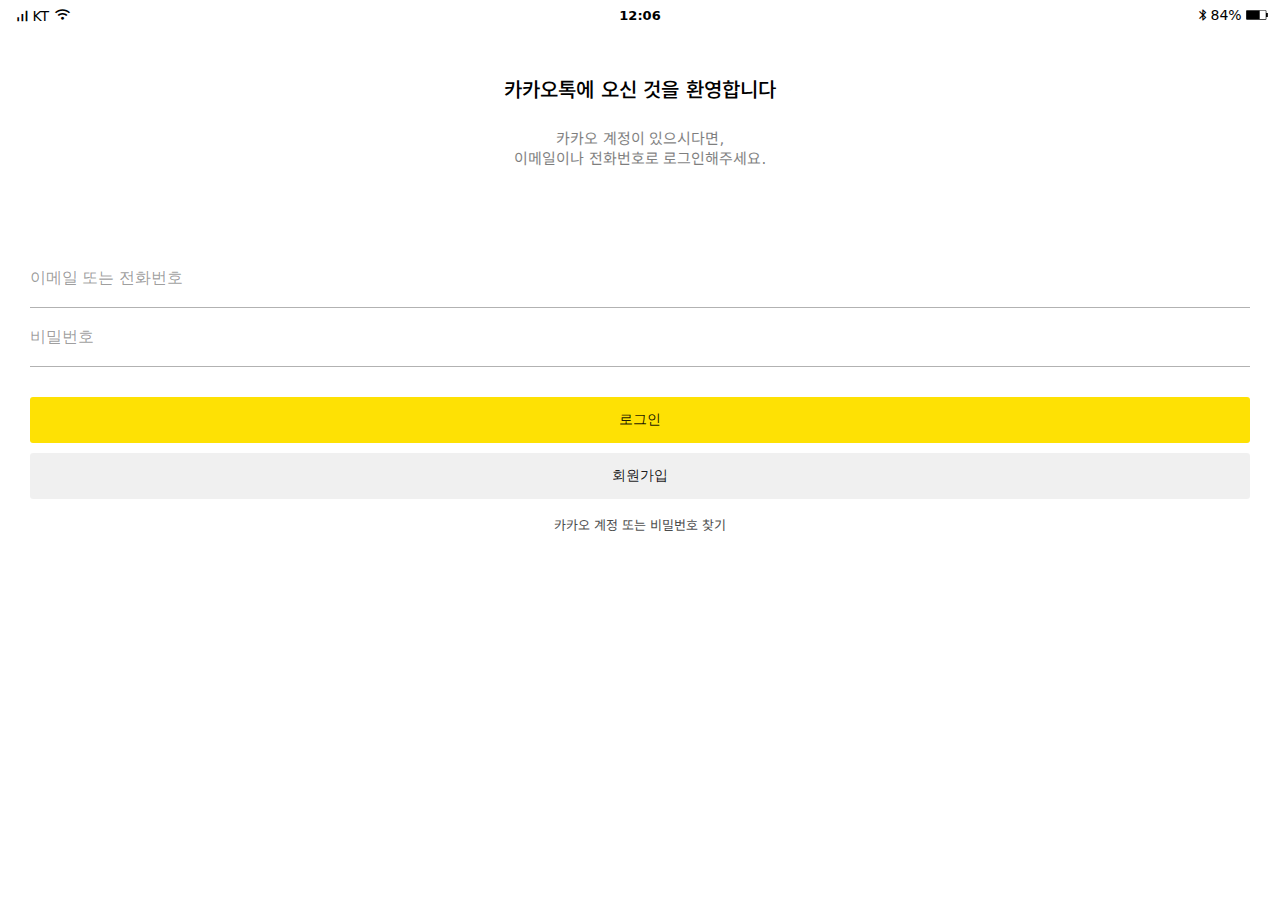
<file: index.html>
<!DOCTYPE html>
<html lang="ko">
  <head>
    <link rel="stylesheet" href="css/styles.css" />
    <meta charset="UTF-8" />
    <meta http-equiv="X-UA-Compatible" content="IE=edge" />
    <meta name="viewport" content="width=device-width, initial-scale=1.0" />
    <title>카카오톡에 오신 것을 환영합니다</title>
    <link rel="preconnect" href="https://fonts.googleapis.com" />
    <link rel="preconnect" href="https://fonts.gstatic.com" crossorigin />
    <link
      href="https://fonts.googleapis.com/css2?family=Noto+Sans+KR:wght@300;400;500;700&display=swap"
      rel="stylesheet"
    />
    <link rel="preconnect" href="https://fonts.googleapis.com" />
    <link rel="preconnect" href="https://fonts.gstatic.com" crossorigin />
    <link
      href="https://fonts.googleapis.com/css2?family=Nanum+Gothic:wght@400;700;800&display=swap"
      rel="stylesheet"
    />
    <link
      rel="stylesheet"
      href="https://fonts.googleapis.com/css2?family=Material+Symbols+Outlined:opsz,wght,FILL,GRAD@20..48,100..700,0..1,-50..200"
    />
  </head>
  <body>
    <div class="status-bar">
      <div class="status-bar__column">
        <span class="material-symbols-outlined"> signal_cellular_alt </span>
        <span>KT</span>
        <span class="material-symbols-outlined"> wifi </span>
      </div>
      <div class="status-bar__column">
        <span>12:06</span>
      </div>
      <div class="status-bar__column">
        <span class="material-symbols-outlined"> bluetooth </span>
        <span>84%</span>
        <span class="material-symbols-outlined"> battery_horiz_075 </span>
      </div>
    </div>

    <header class="welcome-header">
      <h1 class="welcome-header__title">카카오톡에 오신 것을 환영합니다</h1>
      <p class="welcome-header__text">
        카카오 계정이 있으시다면,<br />이메일이나 전화번호로 로그인해주세요.
      </p>
    </header>

    <form
      class="login-form"
      action="./friends_withSplashScreen.html"
      method="get"
    >
      <input
        class="login-form__input"
        type="text"
        required
        placeholder="이메일 또는 전화번호"
      />
      <input
        class="login-form__input"
        type="password"
        required
        placeholder="비밀번호"
      />
      <input class="login-form__btn" type="submit" value="로그인" />
    </form>
    <form
      class="signup-form"
      action="https://accounts.kakao.com/weblogin/create_account/#selectVerifyMethod"
    >
      <input class="login-form__btn" type="submit" value="회원가입" />
      <a
        class="login-form__link"
        href="https://accounts.kakao.com/weblogin/find_account_guide?app_type=web&continue=https%3A%2F%2Faccounts.kakao.com%2Fweblogin%2Faccount%2Finfo&lang=ko"
        >카카오 계정 또는 비밀번호 찾기</a
      >
    </form>
  </body>
</html>
</file>
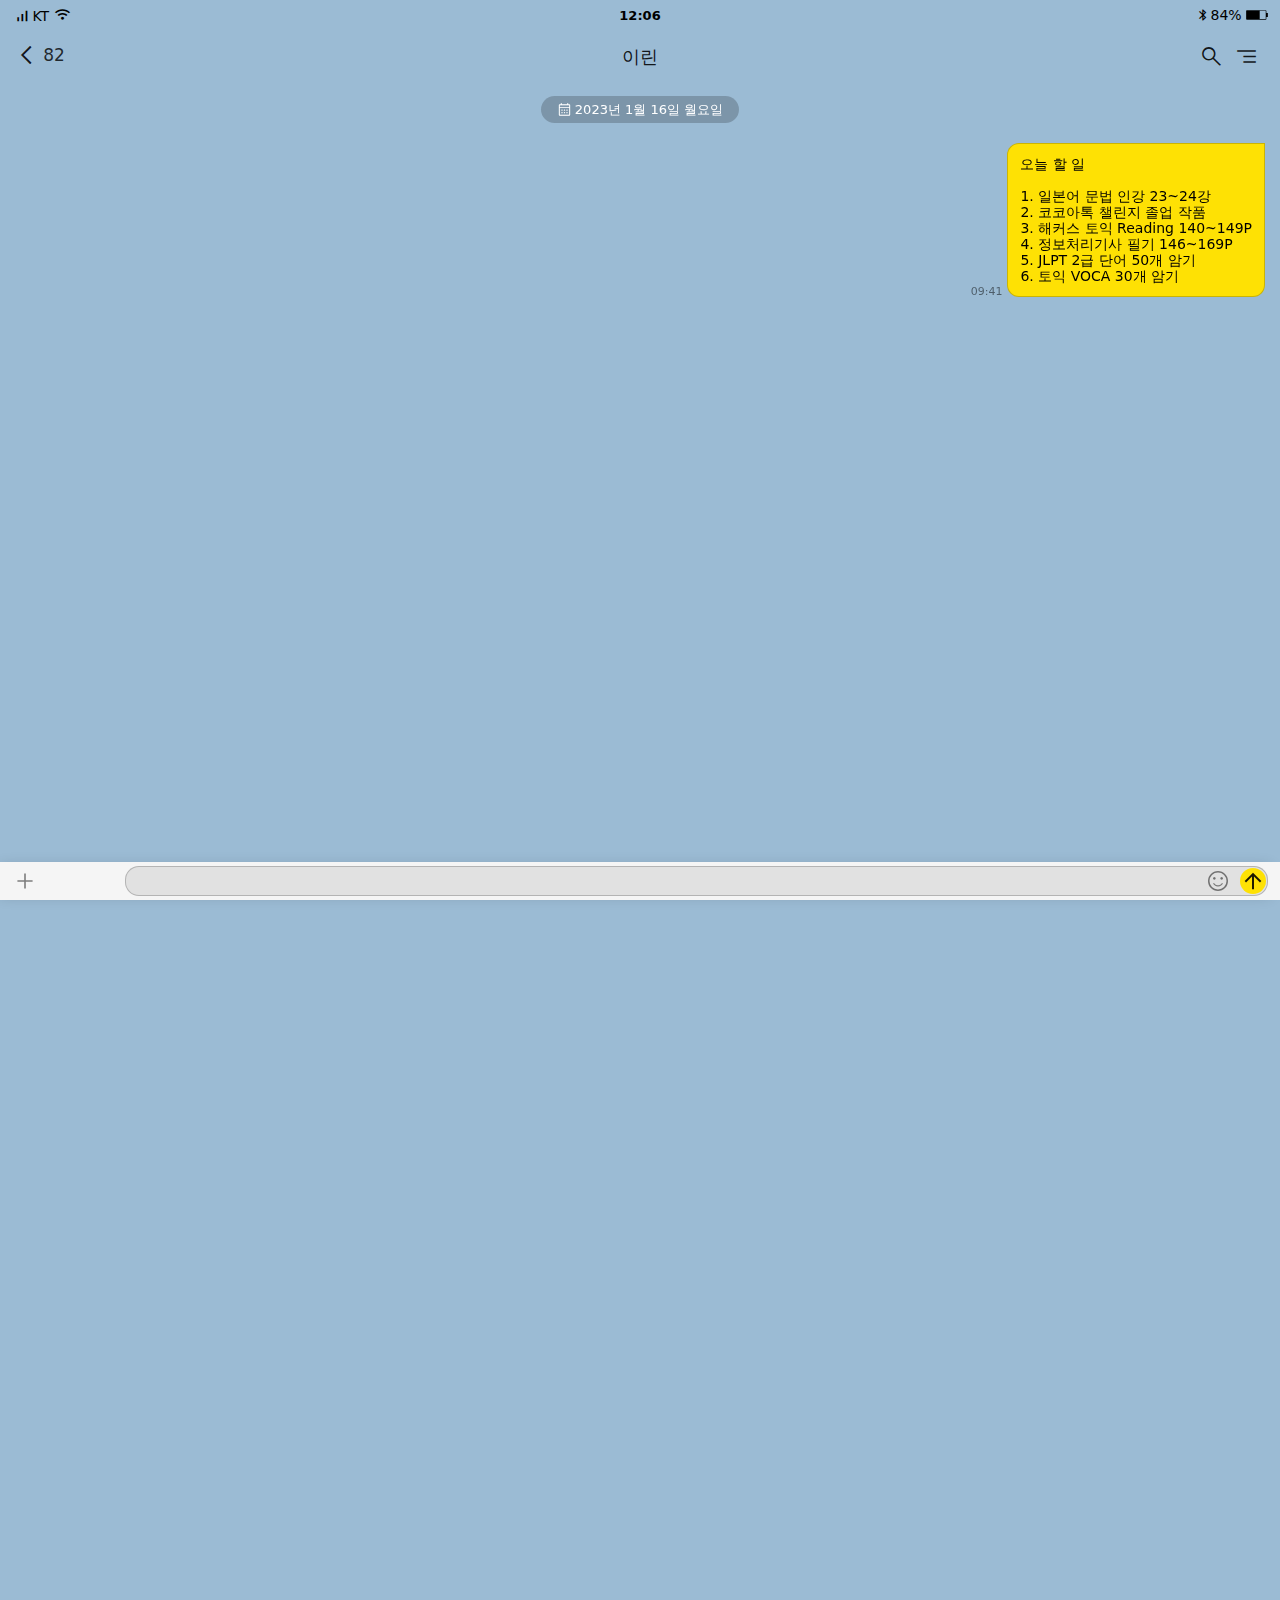
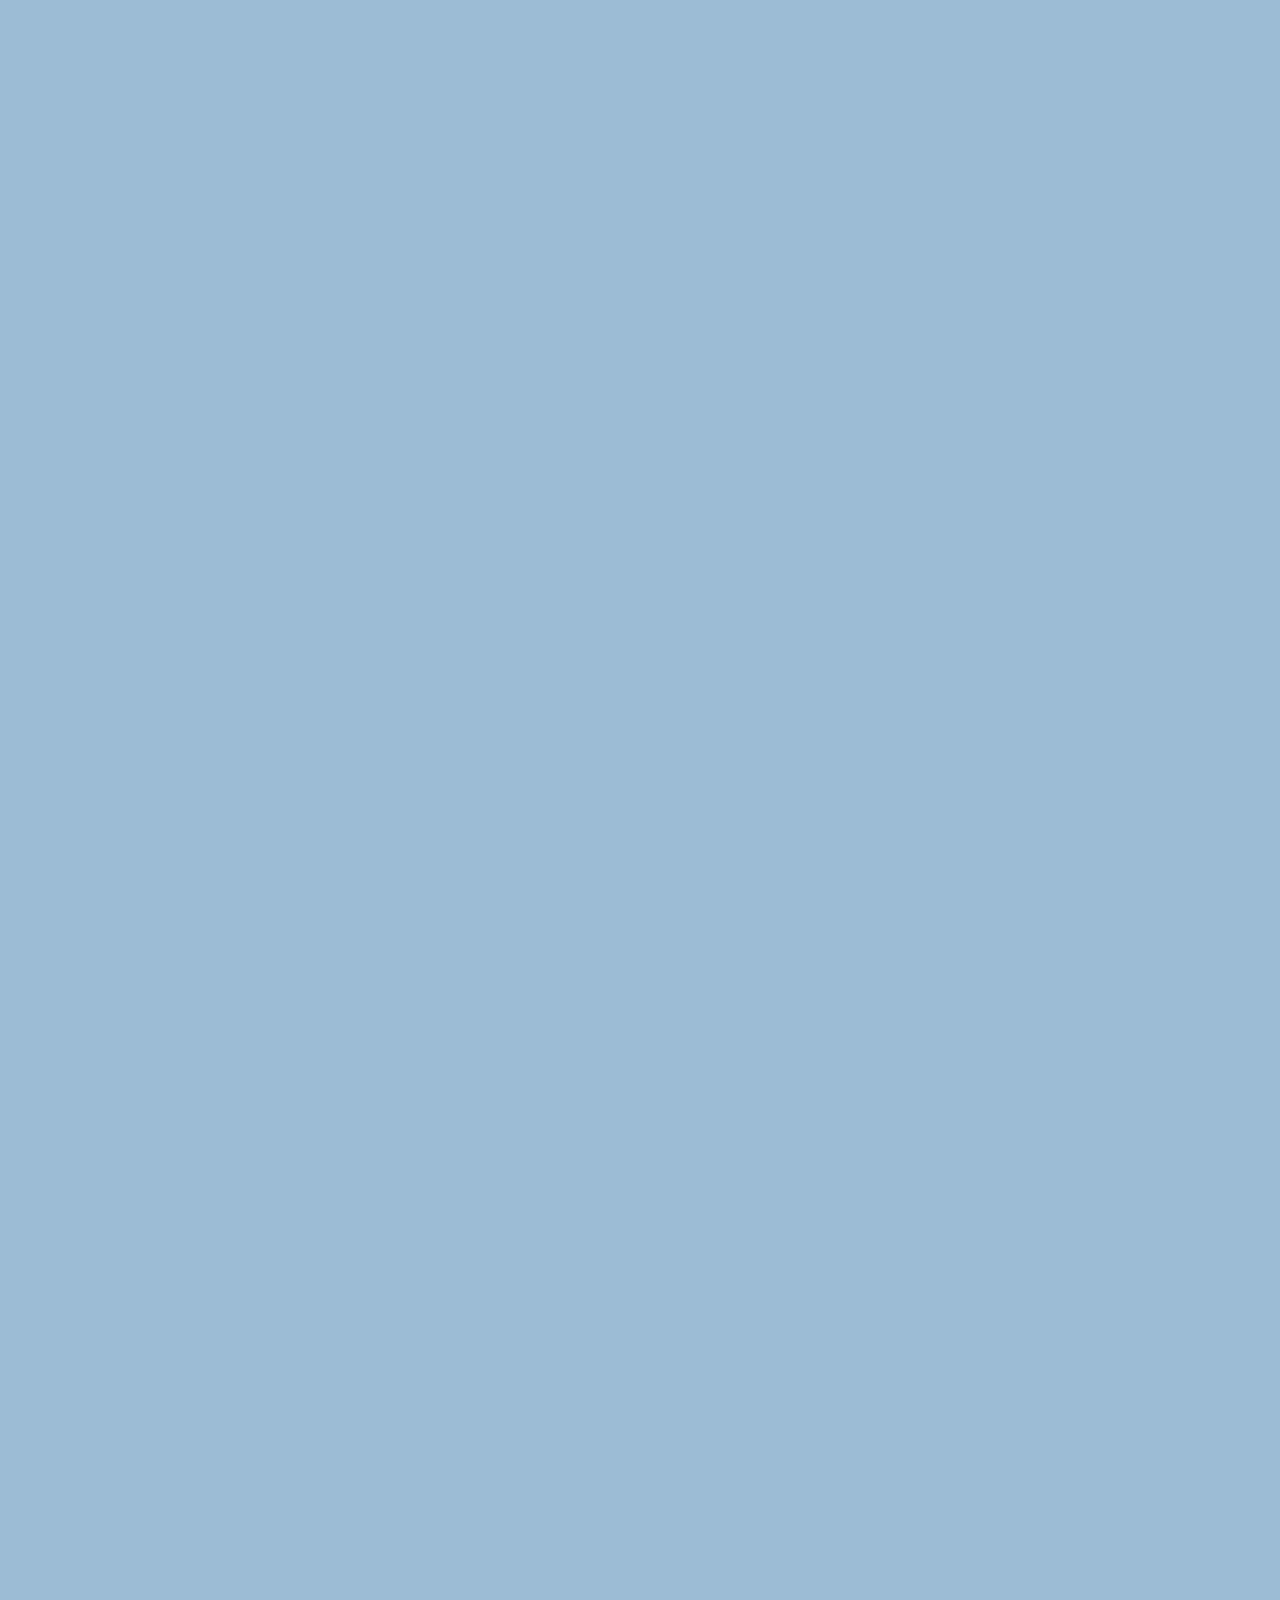
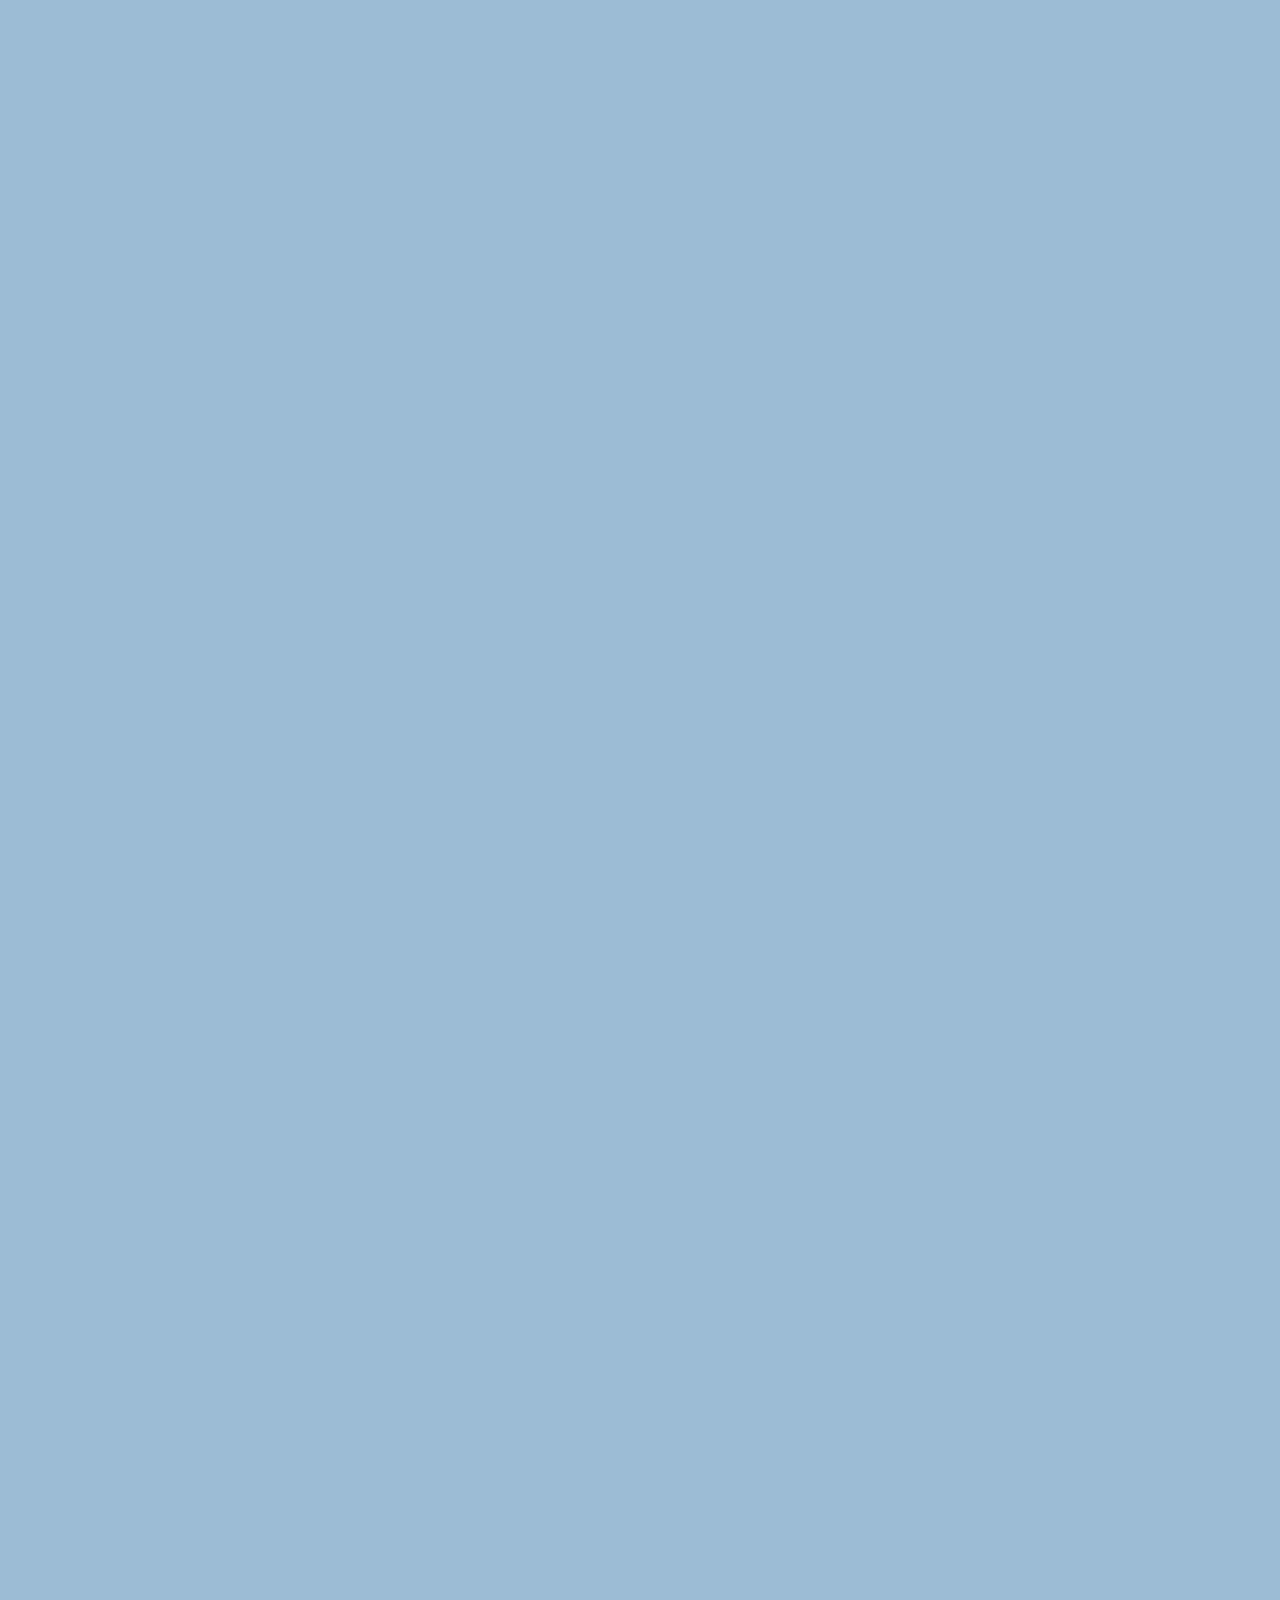
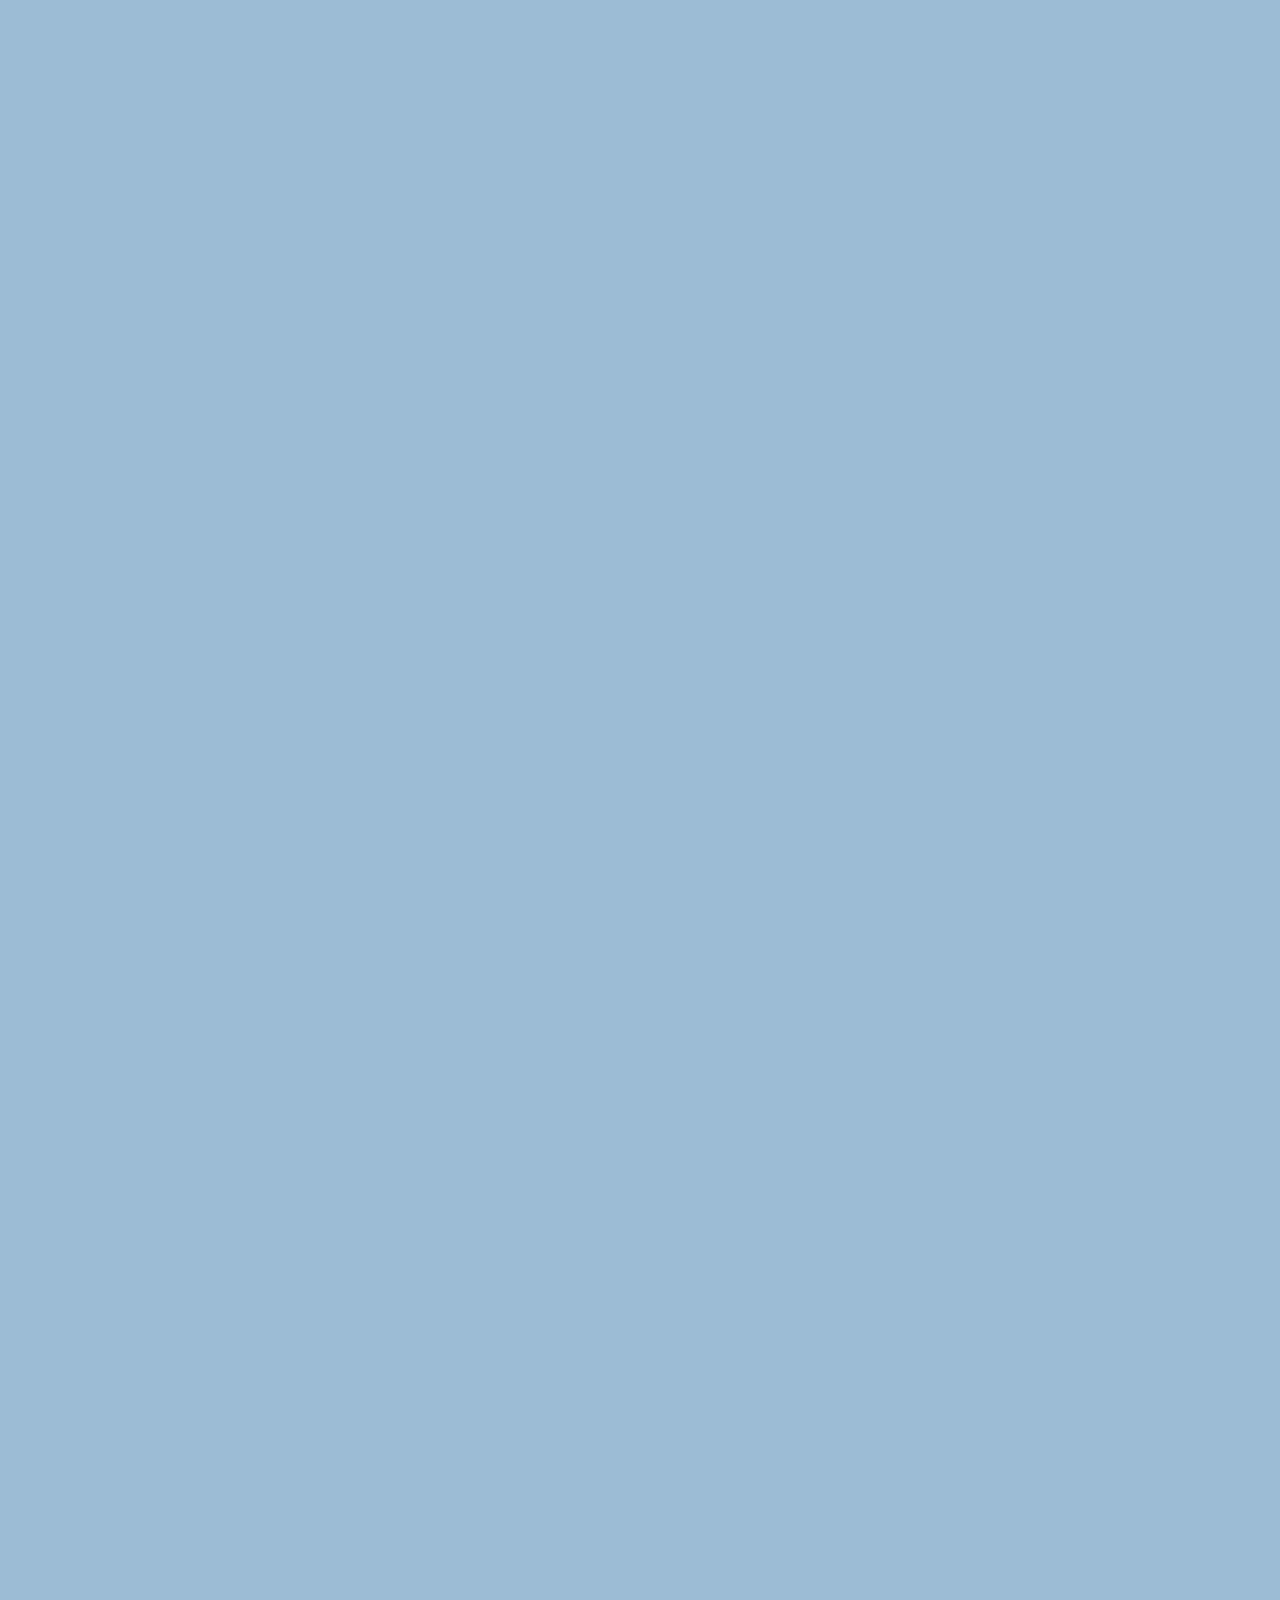
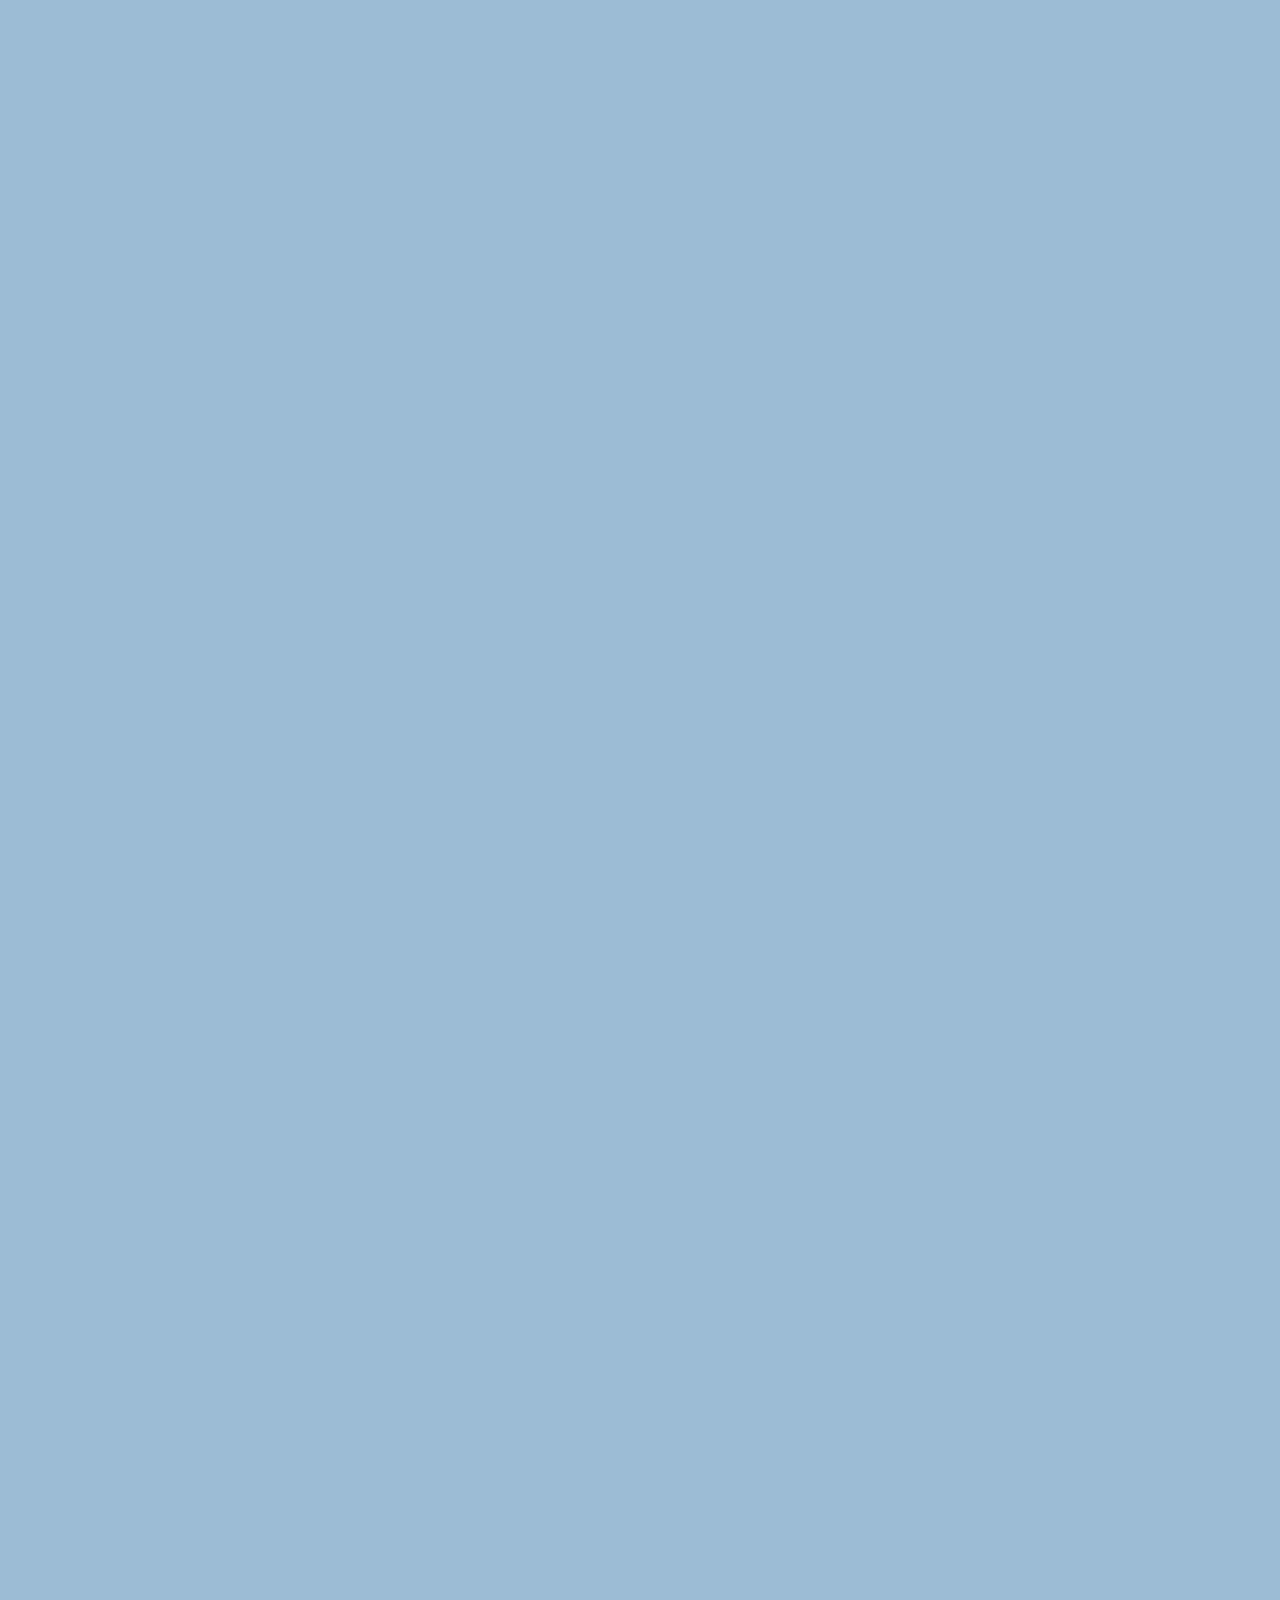
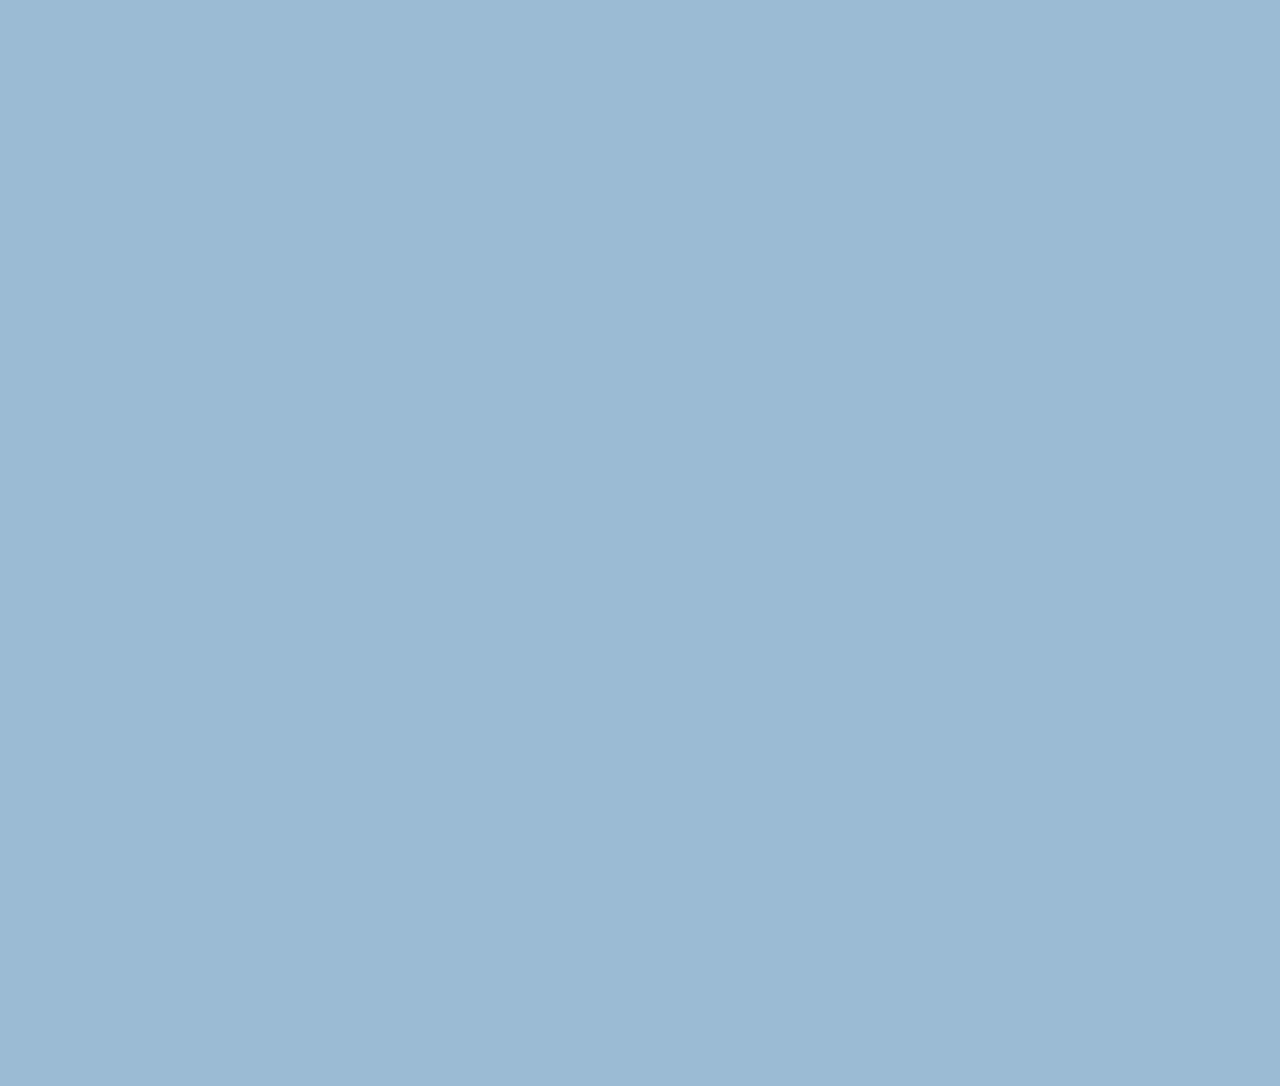
<file: chat__me.html>
<!DOCTYPE html>
<html lang="ko">
  <head>
    <link rel="stylesheet" href="css/styles.css" />
    <meta charset="UTF-8" />
    <meta http-equiv="X-UA-Compatible" content="IE=edge" />
    <meta name="viewport" content="width=device-width, initial-scale=1.0" />
    <title>카카오톡과의 채팅</title>
    <link rel="preconnect" href="https://fonts.googleapis.com" />
    <link rel="preconnect" href="https://fonts.gstatic.com" crossorigin />
    <link
      href="https://fonts.googleapis.com/css2?family=Nanum+Gothic:wght@400;700;800&display=swap"
      rel="stylesheet"
    />
    <link
      rel="stylesheet"
      href="https://fonts.googleapis.com/css2?family=Material+Symbols+Outlined:opsz,wght,FILL,GRAD@20..48,100..700,0..1,-50..200"
    />
  </head>
  <body id="chat__body">
    <div class="status-bar status-bar__chat">
      <div class="status-bar__column">
        <span class="material-symbols-outlined"> signal_cellular_alt </span>
        <span>KT</span>
        <span class="material-symbols-outlined"> wifi </span>
      </div>
      <div class="status-bar__column">
        <span>12:06</span>
      </div>
      <div class="status-bar__column">
        <span class="material-symbols-outlined"> bluetooth </span>
        <span>84%</span>
        <span class="material-symbols-outlined"> battery_horiz_075 </span>
      </div>
    </div>

    <header class="screen-header-xs screen-header__chat">
      <div class="screen-header__column">
        <a href="./chats.html">
          <span class="material-symbols-outlined"> arrow_back_ios </span></a
        ><span class="screen-header__chat-number">82</span></div>
        <div class="screen-header__column">
        <h1 class="screen-header-xs__title">이린</h1>
        </div>
        <div class="screen-header__column screen-header-xs__icons">
          <span class="material-symbols-outlined"> search </span>
          <span class="material-symbols-outlined"> segment </span>
        </div>
      </div>
    </header>

    <main class="main-screen chat-screen">
      <div class="chat-screen__timestamp">
        <span class="chat-screen__timestamp-text"><span class="material-symbols-outlined">calendar_month</span>
        2023년 1월 16일 월요일</span>
      </div>
      <div class="message-me">
          <div class="message__info">
            <div class="message__bubble chat__bubble">
              <span class="message__bubble-title">오늘 할 일</br></br>1. 일본어 문법 인강 23~24강</br>2. 코코아톡 챌린지 졸업 작품</br>3. 해커스 토익 Reading 140~149P</br>4. 정보처리기사 필기 146~169P</br>5. JLPT 2급 단어 50개 암기</br>6. 토익 VOCA 30개 암기</span>
            </div>
            <span class="message__time">09:41</span>
          </div>
      </div>
    </main>

    <form class="reply" action="">
      <div class="reply__column">
        <span class="material-symbols-outlined">add</span>
      </div>
      <div class="reply__column">
        <input type="text">
        <span class="material-symbols-outlined">sentiment_satisfied</span>
        <button><span class="material-symbols-outlined">arrow_upward</span></button>
      </div>
    </form>

  </body>
</html>
</file>
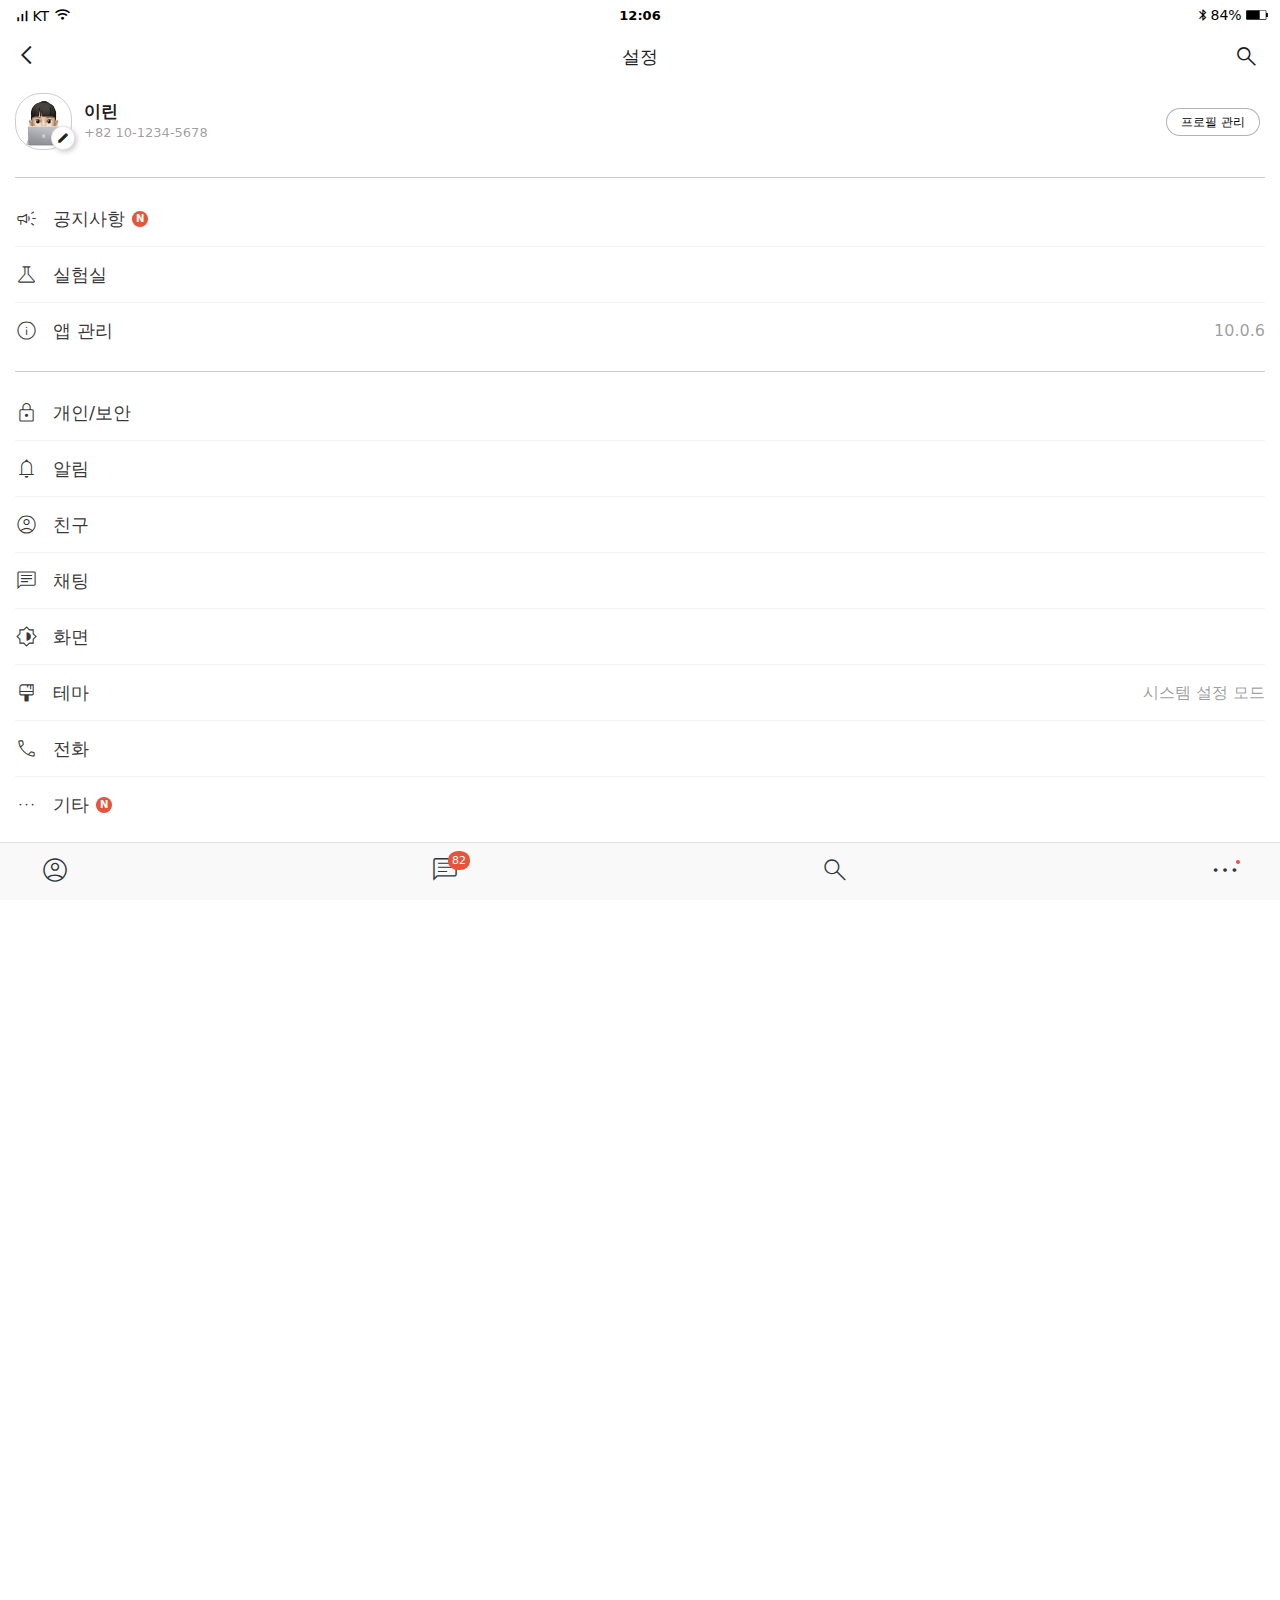
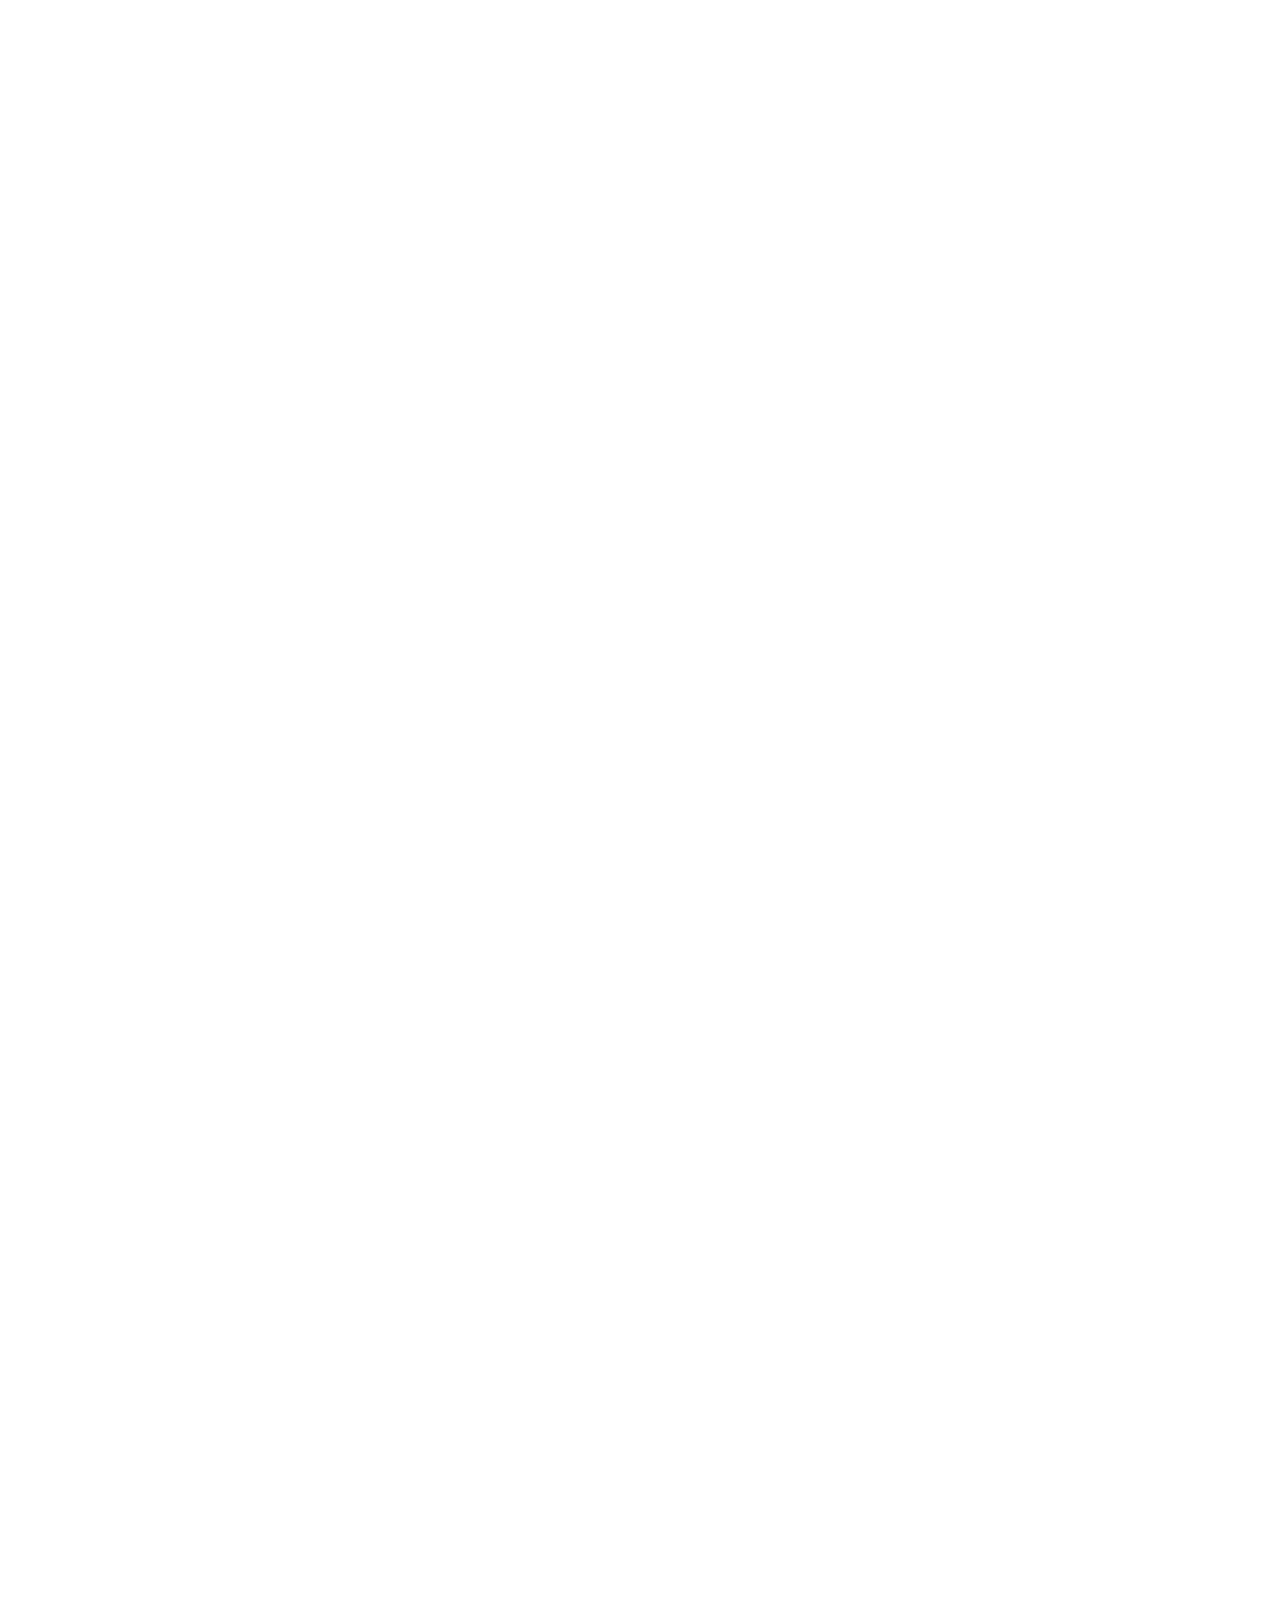
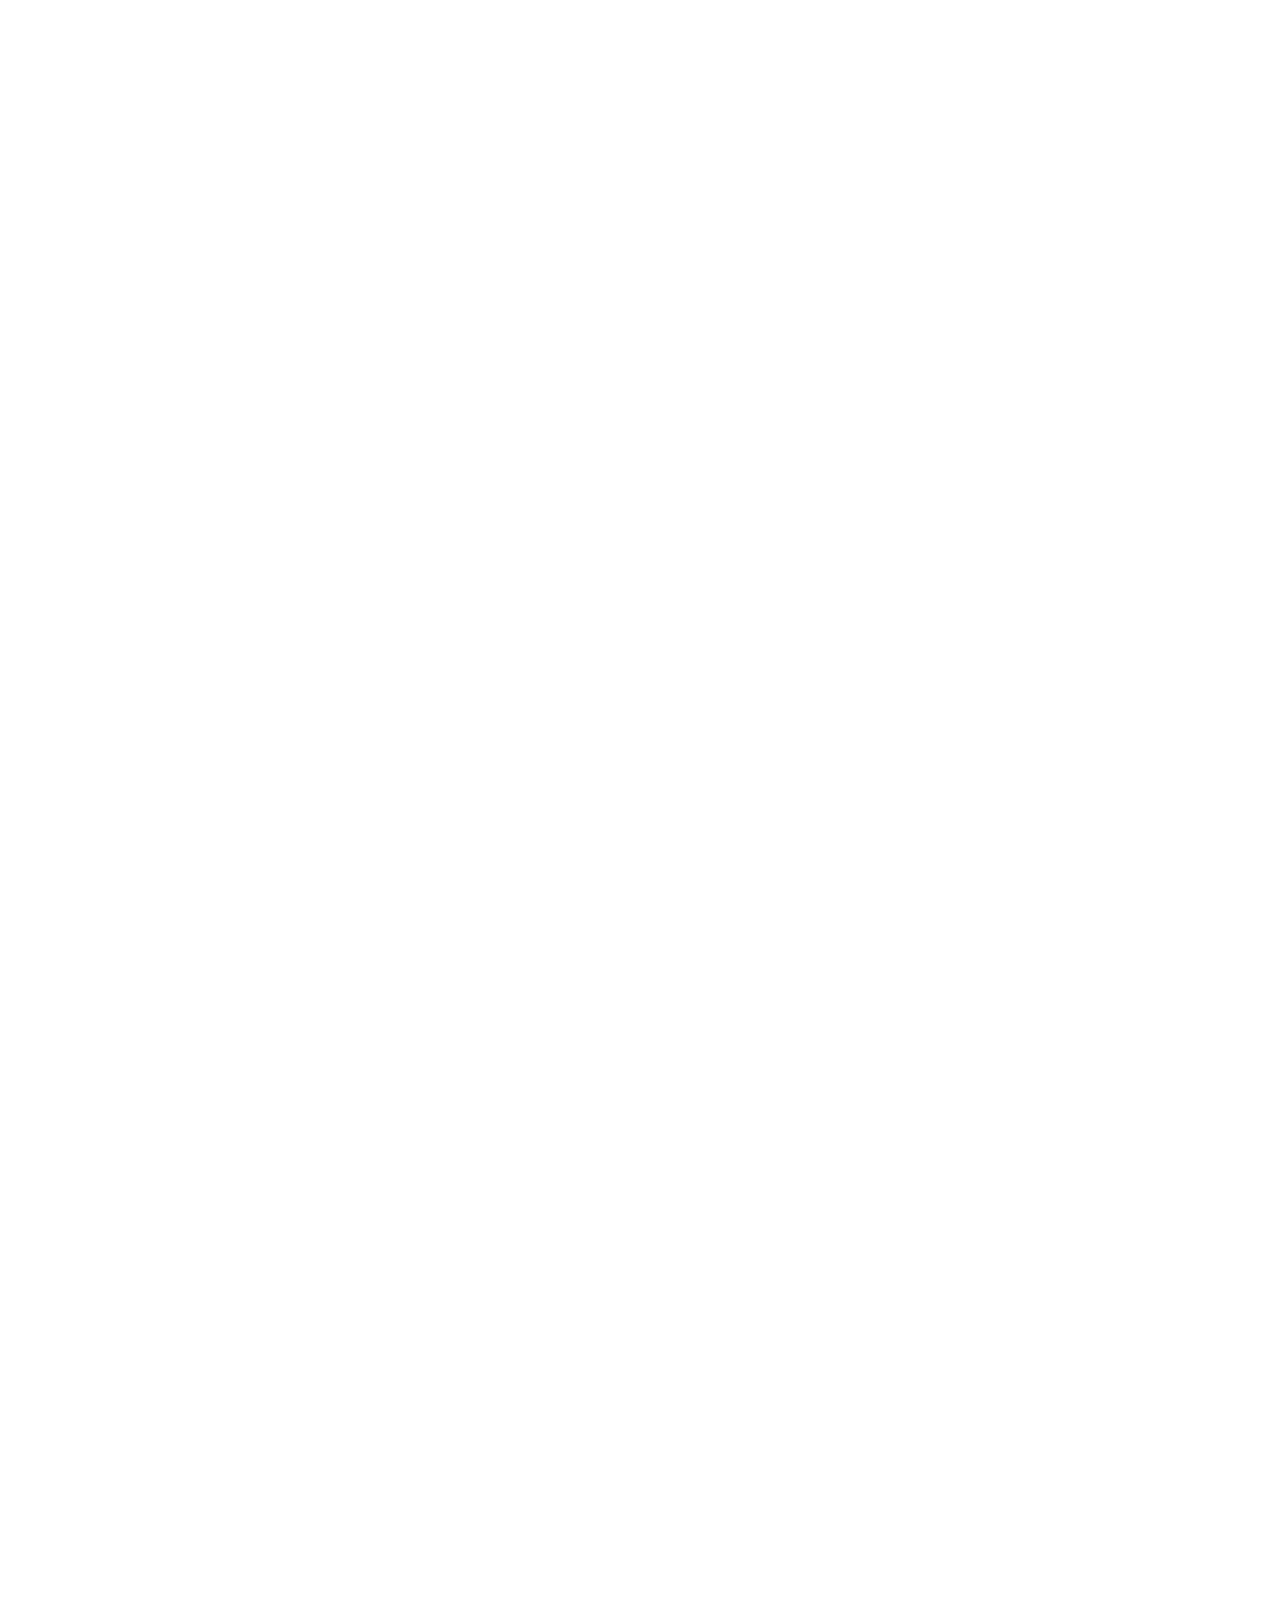
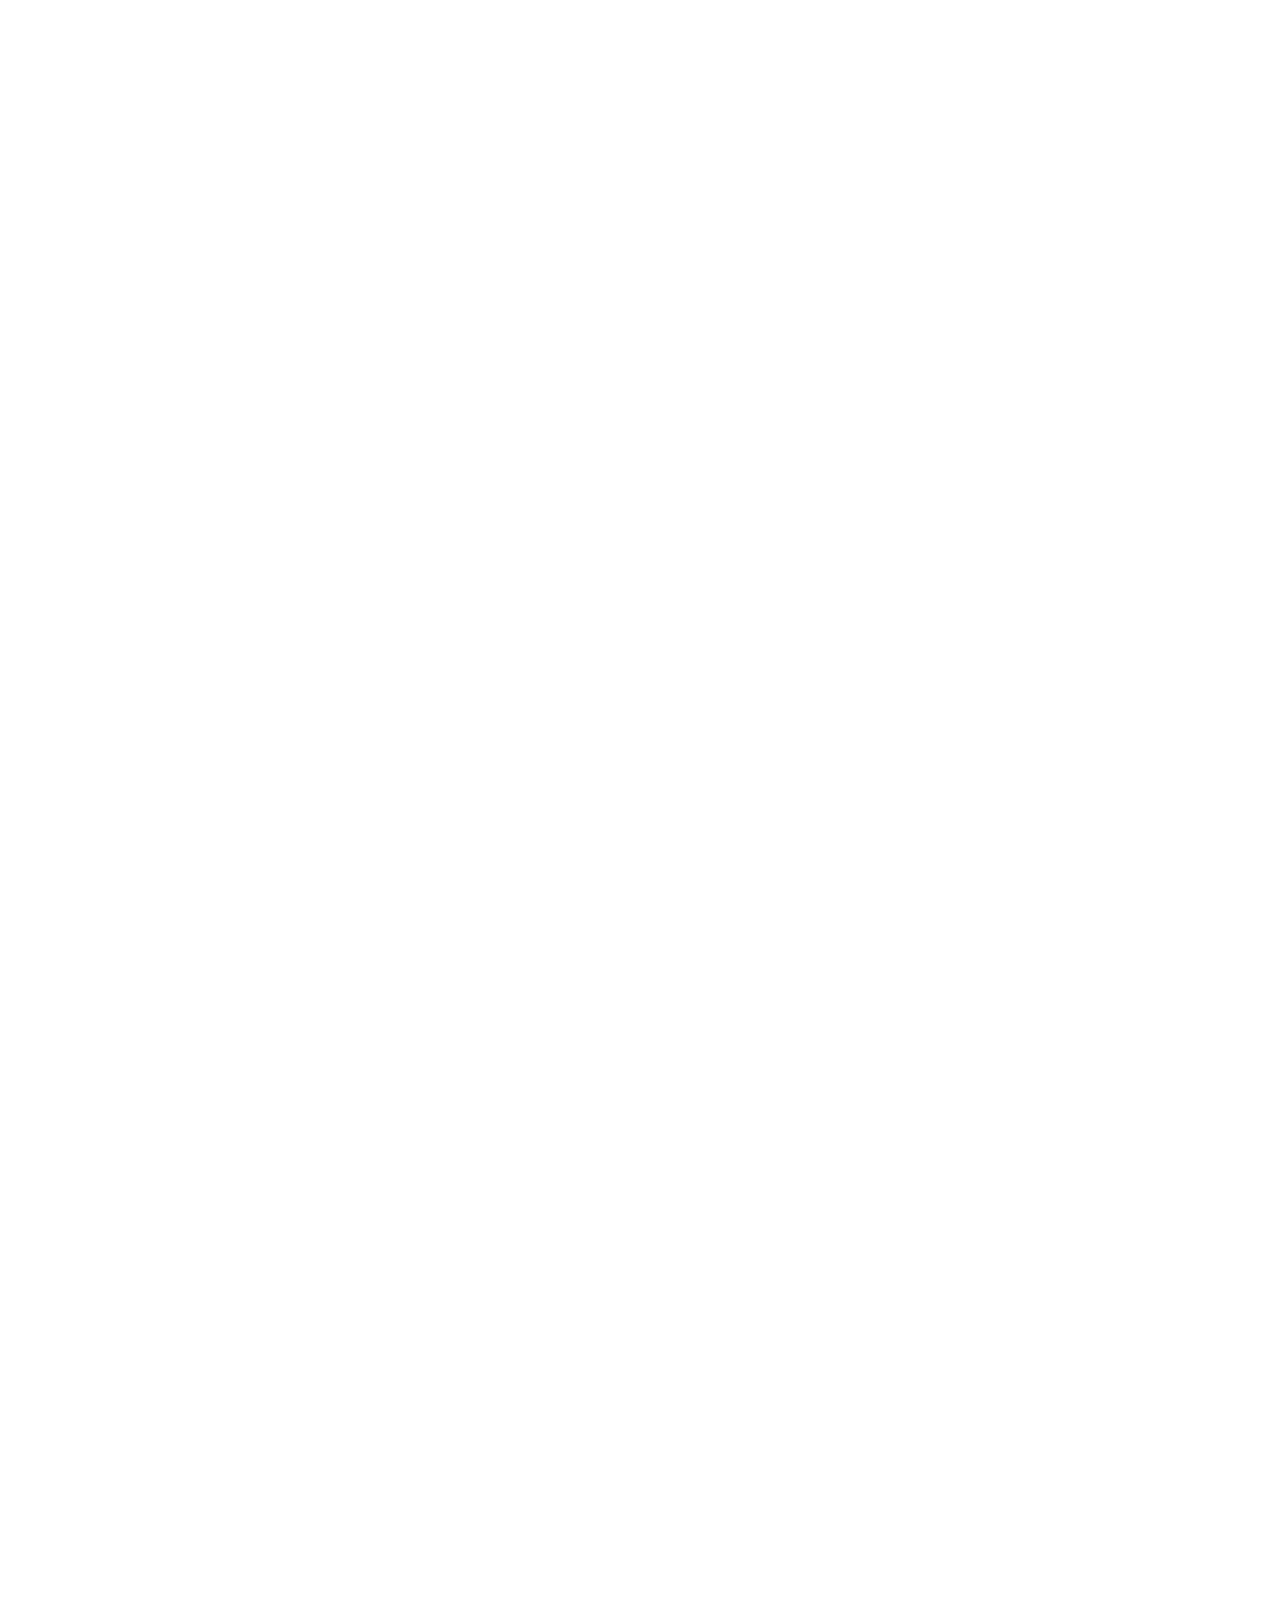
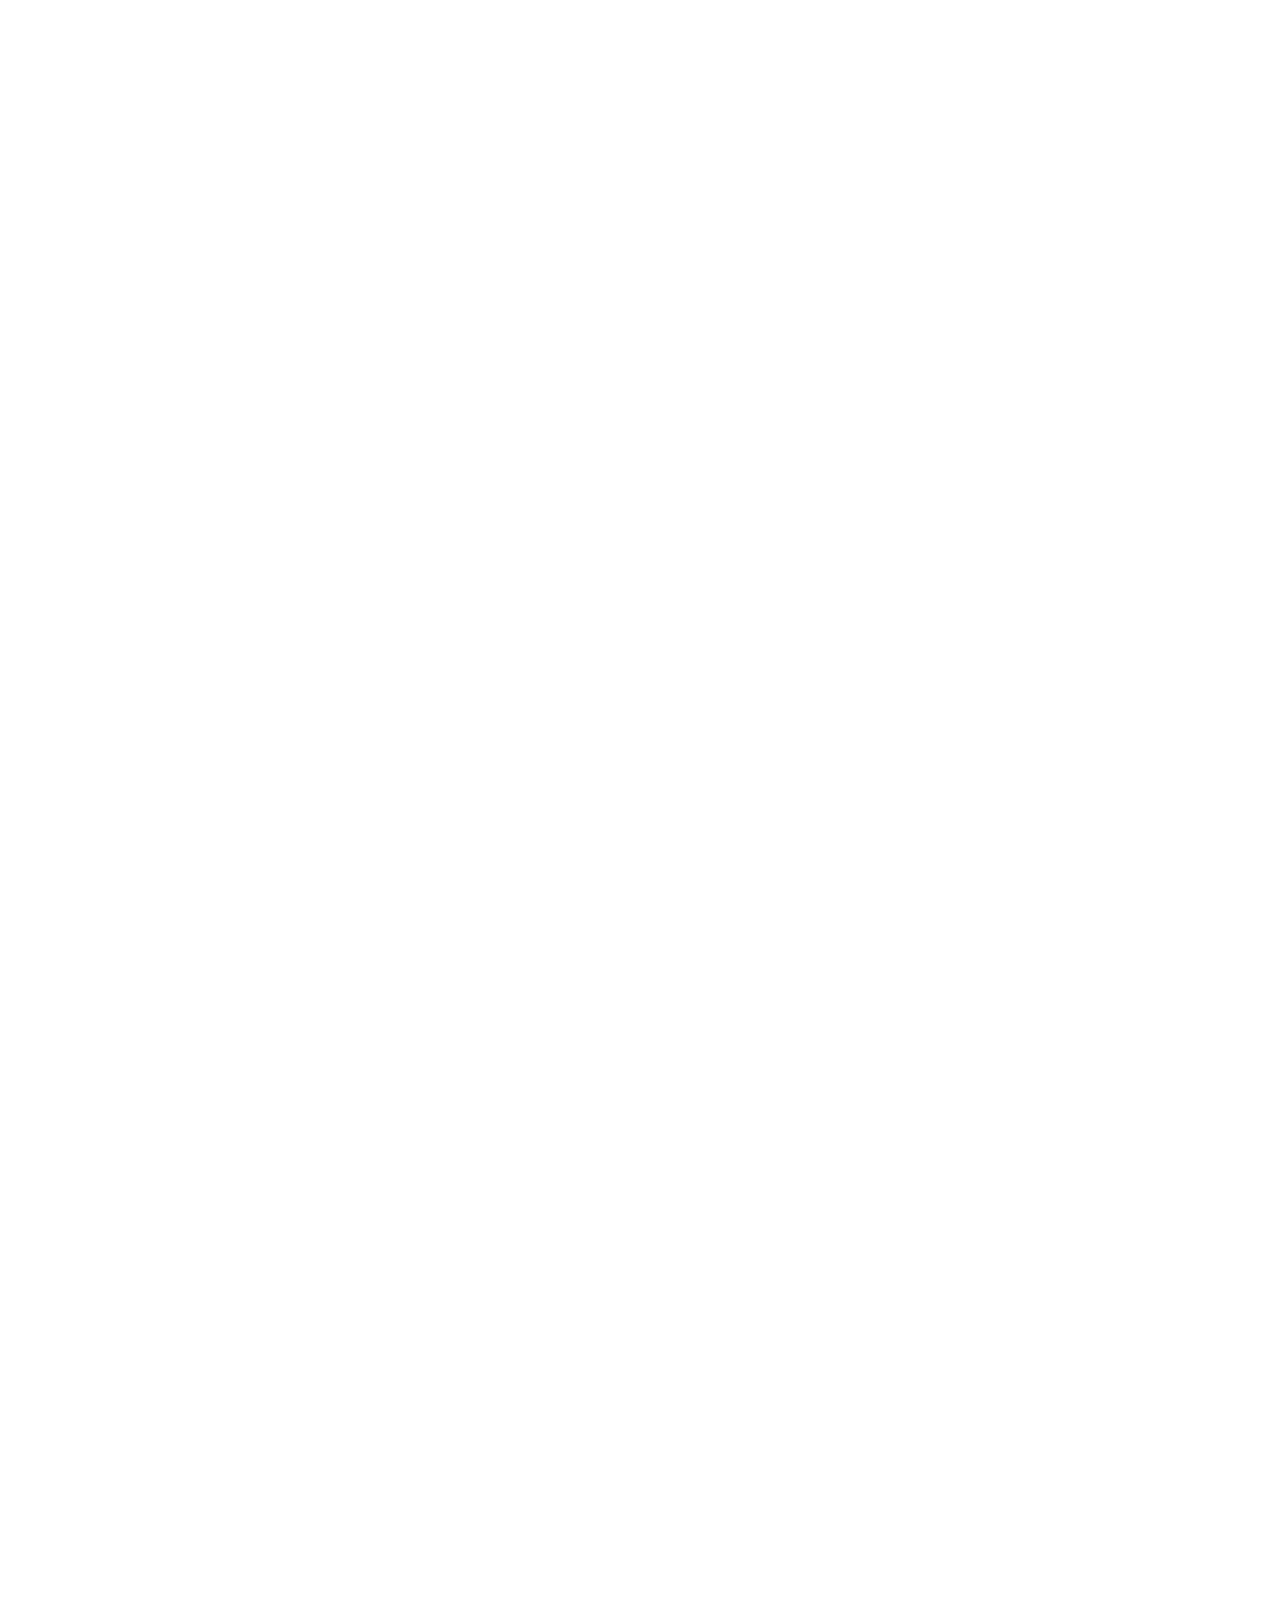
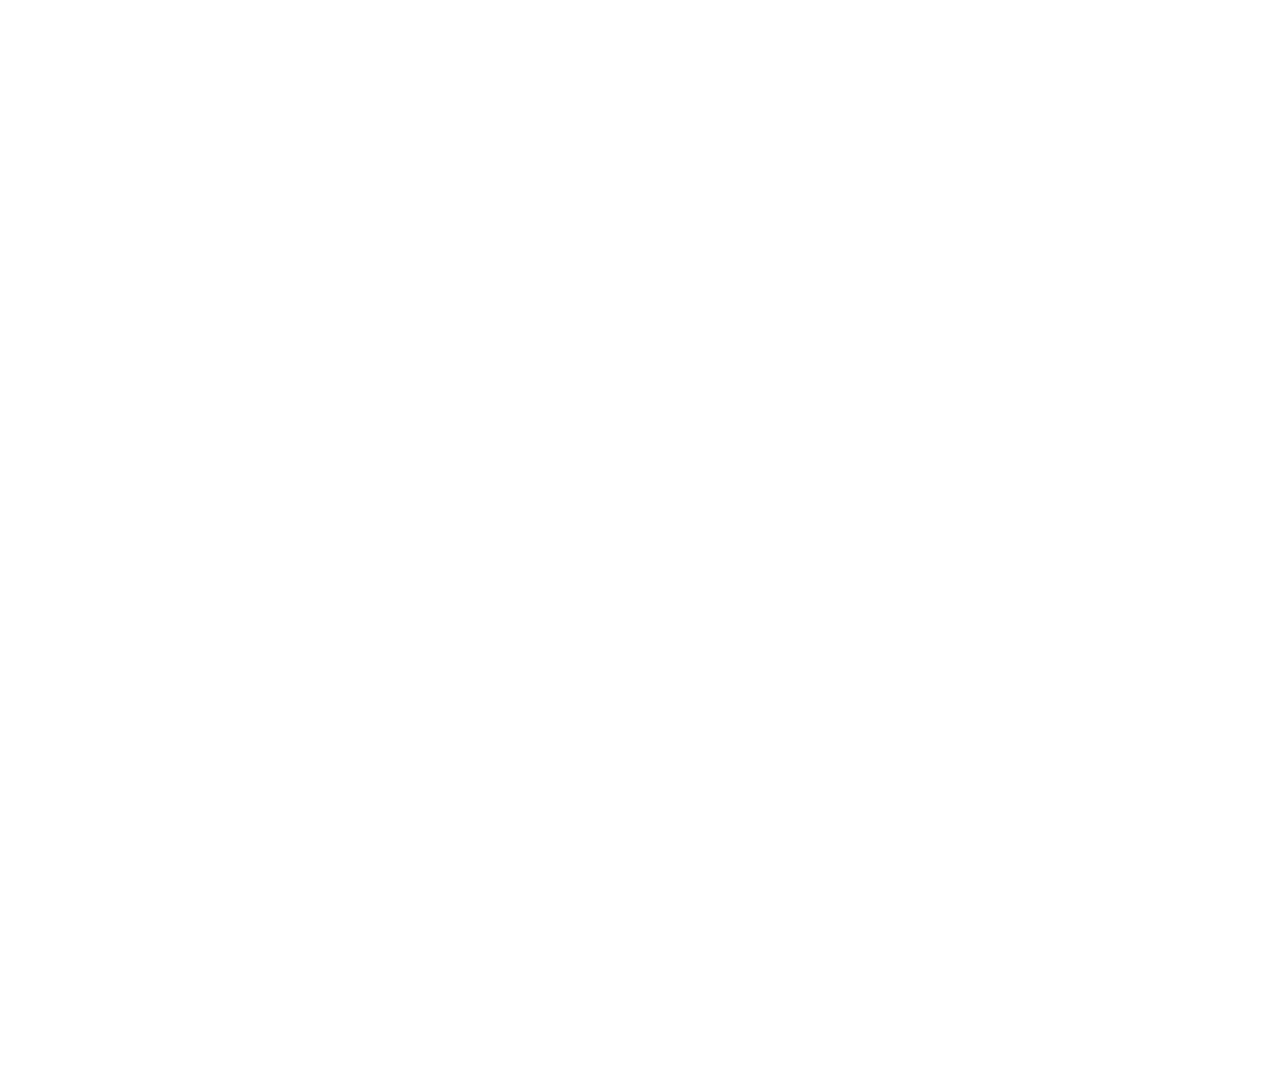
<file: setting.html>
<!DOCTYPE html>
<html lang="ko">
  <head>
    <link rel="stylesheet" href="css/styles.css" />
    <meta charset="UTF-8" />
    <meta http-equiv="X-UA-Compatible" content="IE=edge" />
    <meta name="viewport" content="width=device-width, initial-scale=1.0" />
    <title>카카오톡 설정</title>
    <link rel="preconnect" href="https://fonts.googleapis.com" />
    <link rel="preconnect" href="https://fonts.gstatic.com" crossorigin />
    <link
      href="https://fonts.googleapis.com/css2?family=Nanum+Gothic:wght@400;700;800&display=swap"
      rel="stylesheet"
    />
    <link
      rel="stylesheet"
      href="https://fonts.googleapis.com/css2?family=Material+Symbols+Outlined:opsz,wght,FILL,GRAD@20..48,100..700,0..1,-50..200"
    />
  </head>
  <body>
    <div class="status-bar">
      <div class="status-bar__column">
        <span class="material-symbols-outlined"> signal_cellular_alt </span>
        <span>KT</span>
        <span class="material-symbols-outlined"> wifi </span>
      </div>
      <div class="status-bar__column">
        <span>12:06</span>
      </div>
      <div class="status-bar__column">
        <span class="material-symbols-outlined"> bluetooth </span>
        <span>84%</span>
        <span class="material-symbols-outlined"> battery_horiz_075 </span>
      </div>
    </div>

    <header class="screen-header-xs">
      <div class="screen-header__column">
        <a href="javascript:history.back()">
          <span class="material-symbols-outlined"> arrow_back_ios </span></a
        >
      </div>
      <div class="screen-header__column">
        <h1 class="screen-header-xs__title">설정</h1>
      </div>
      <div class="screen-header__column screen-header-xs__icons">
        <span class="material-symbols-outlined"> search </span>
      </div>
    </header>

    <main class="main-screen">
      <div class="user-component user-component-settings">
        <div class="user-component__column">
          <img
            class="user-component__profile user-component__profile--xl"
            src="./images/irin.png"
            alt=""
          />
          <div class="user-component__profile-edit">
            <span class="material-symbols-outlined"> edit </span>
          </div>
          <div class="user-component__text">
            <h4 class="user-component__name">이린</h4>
            <h6 class="user-component__title">+82 10-1234-5678</h6>
          </div>
        </div>
        <div class="user-component__column">
          <div class="user-component__column__setting">프로필 관리</div>
        </div>
      </div>
      <ul class="settings-list">
        <li class="settings__setting">
          <div class="settings__setting-column">
            <span class="material-symbols-outlined"> campaign </span>
            <span class="settings__setting-notify">공지사항</span>
            <div class="new__notification">N</div>
          </div>
        </li>
        <li class="settings__setting">
          <div class="settings__setting-column">
            <span class="material-symbols-outlined"> science </span>
            <span>실험실</span>
          </div>
        </li>
        <li class="settings__setting">
          <div class="settings__setting-column">
            <span class="material-symbols-outlined"> info </span>
            <span>앱 관리</span>
          </div>
          <div class="settings__setting-column">10.0.6</div>
        </li>
      </ul>
      <ul class="settings-list">
        <li class="settings__setting">
          <div class="settings__setting-column">
            <span class="material-symbols-outlined"> lock </span>
            <span>개인/보안</span>
          </div>
        </li>
        <li class="settings__setting">
          <div class="settings__setting-column">
            <span class="material-symbols-outlined"> notifications </span>
            <span>알림</span>
          </div>
        </li>
        <li class="settings__setting">
          <div class="settings__setting-column">
            <span class="material-symbols-outlined"> account_circle </span>
            <span>친구</span>
          </div>
        </li>
        <li class="settings__setting">
          <div class="settings__setting-column">
            <span class="material-symbols-outlined"> chat </span>
            <span>채팅</span>
          </div>
        </li>
        <li class="settings__setting">
          <div class="settings__setting-column">
            <span class="material-symbols-outlined"> brightness_6 </span>
            <span>화면</span>
          </div>
        </li>
        <li class="settings__setting">
          <div class="settings__setting-column">
            <span class="material-symbols-outlined"> format_paint </span>
            <span>테마</span>
          </div>
          <div class="settings__setting-column">시스템 설정 모드</div>
        </li>
        <li class="settings__setting">
          <div class="settings__setting-column">
            <span class="material-symbols-outlined"> call </span>
            <span>전화</span>
          </div>
        </li>
        <li class="settings__setting">
          <div class="settings__setting-column">
            <span class="material-symbols-outlined"> more_horiz </span>
            <span>기타</span>
            <div class="new__notification">N</div>
          </div>
        </li>
      </ul>
    </main>

    <nav class="nav">
      <ul class="nav__ul">
        <li class="nav__list">
          <a class="nav__link" href="./friends.html"
            ><span class="material-symbols-outlined"> account_circle </span></a
          >
        </li>
        <li class="nav__list">
          <a class="nav__link" href="./chats.html"
            ><span class="material-symbols-outlined"> chat </span></a
          >
          <span class="nav__notification nav__notification-shake">82</span>
        </li>
        <li class="nav__list">
          <a class="nav__link" href="./find.html">
            <span class="material-symbols-outlined"> search </span></a
          >
        </li>
        <li class="nav__list">
          <a class="nav__link" href="./more.html">
            <span class="material-symbols-outlined filled-icon">
              more_horiz
            </span></a
          >
          <div class="nav__dot"></div>
        </li>
      </ul>
    </nav>
  </body>
</html>
</file>
<file: css/styles.css>
@import "./reset.css";
@import "./variables.css";
/* Components */
@import "./components/status-bar.css";
@import "./components/nav-bar.css";
@import "./components/scree-header.css";
@import "./components/ad.css";
@import "./components/user-component.css";
@import "./components/reply.css";
@import "./components/only-mobile.css";
/* Screens */
@import "./screens/login.css";
@import "./screens/friends.css";
@import "./screens/find.css";
@import "./screens/more.css";
@import "./screens/settings.css";
@import "./screens/chat.css";

body {
  font-family: system-ui, -apple-system, BlinkMacSystemFont, "Segoe UI",
    "Noto Sans KR", Roboto, Oxygen, Ubuntu, Cantarell, "Open Sans",
    "Helvetica Neue", sans-serif;
}

.main-screen {
  height: 1000vh;
  padding: 0 var(--horizontal-space);
  padding-top: 86px;
}

@keyframes hideSplashScreen {
  form {
    opacity: 1;
  }
  to {
    opacity: 0;
    visibility: hidden;
  }
}
#splash-screen {
  background-color: white;
  position: absolute;
  height: 100vh;
  width: 100vw;
  top: 0;
  z-index: 100;
  display: flex;
  justify-content: center;
  align-items: center;
  animation: hideSplashScreen 2s ease-in-out forwards;
  animation-delay: 0.5s;
}
#splash-screen .material-symbols-outlined {
  font-size: 80px;
  color: rgba(0, 0, 0, 0.8);
}

@keyframes fadein {
  from {
    transform: translateX(300px);
    opacity: 0;
  }
  to {
    transform: none;
    opacity: 1;
  }
}
#chat__body {
  background-color: #9bbbd4;
  will-change: trnasform, opacity;
  animation: fadein 0.3s ease-in-out;
}
</file>
